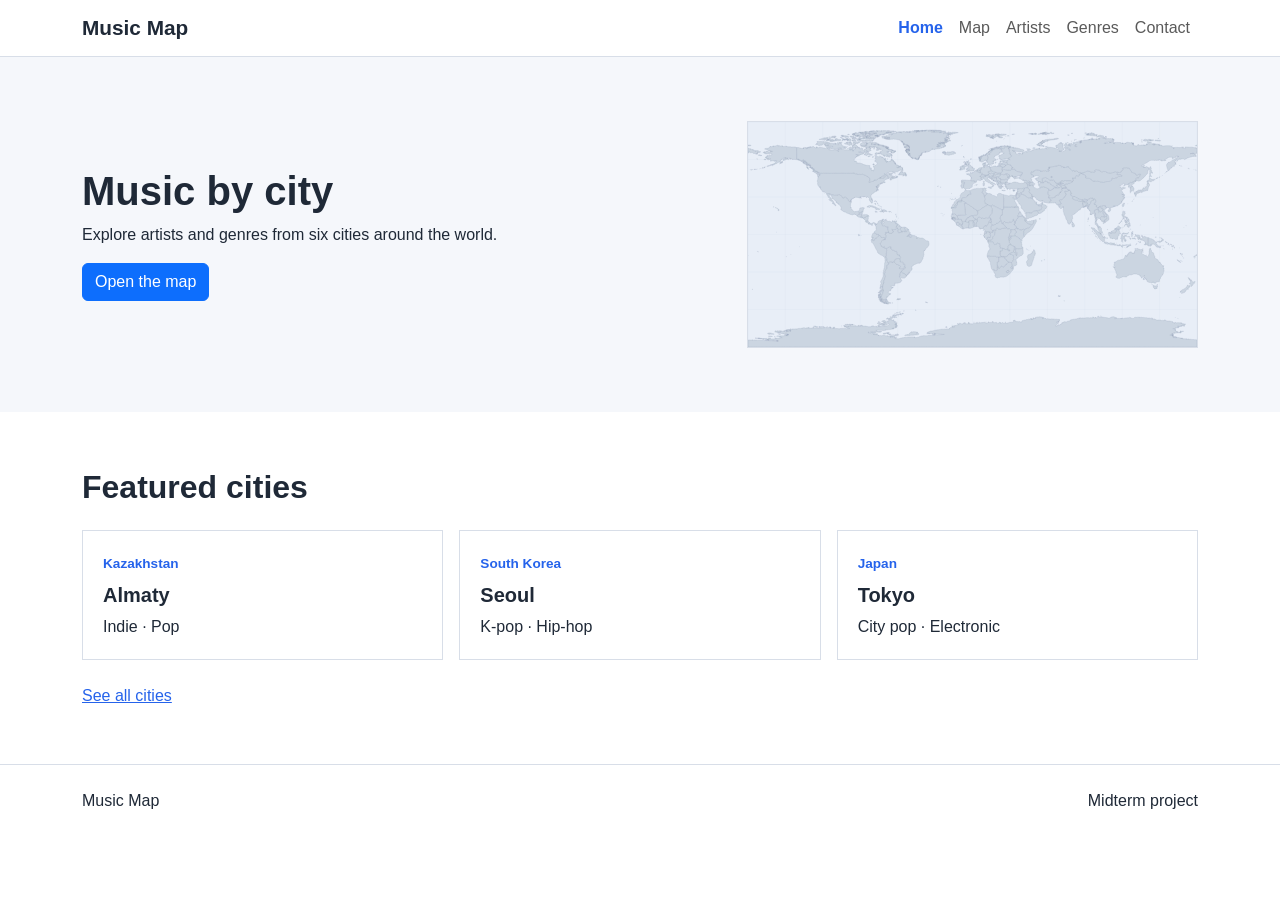
<file: index.html>
<!doctype html>
<html lang="en">
  <head>
    <meta charset="utf-8" />
    <meta name="viewport" content="width=device-width, initial-scale=1" />
    <meta name="description" content="Discover music from cities around the world." />
    <title>Home | Music Map</title>
    <link href="assets/vendor/bootstrap/bootstrap.min.css" rel="stylesheet" />

    <link href="assets/style.css?v=4" rel="stylesheet" />
  </head>
  <body>
    <a class="skip-link" href="#main">Skip to content</a>
    <header class="site-header">
      <nav class="navbar navbar-expand-lg" aria-label="Main navigation">
        <div class="container">
          <a class="brand" href="index.html">Music Map</a>
          <button
            class="navbar-toggler"
            type="button"
            data-bs-toggle="collapse"
            data-bs-target="#main-nav"
            aria-controls="main-nav"
            aria-expanded="false"
            aria-label="Toggle navigation"
          >
            <span class="navbar-toggler-icon"></span>
          </button>
          <div class="collapse navbar-collapse" id="main-nav">
            <ul class="navbar-nav ms-auto align-items-lg-center">
              <li class="nav-item">
                <a class="nav-link active" href="index.html" aria-current="page">Home</a>
              </li>
              <li class="nav-item">
                <a class="nav-link" href="map.html">Map</a>
              </li>
              <li class="nav-item">
                <a class="nav-link" href="artists.html">Artists</a>
              </li>
              <li class="nav-item">
                <a class="nav-link" href="genres.html">Genres</a>
              </li>
              <li class="nav-item">
                <a class="nav-link" href="contact.html">Contact</a>
              </li>
            </ul>
          </div>
        </div>
      </nav>
    </header>
    <main id="main">
      <section class="hero">
        <div class="container">
          <div class="row align-items-center g-4">
            <div class="col-lg-7">
              <h1>Music by city</h1>
              <p>Explore artists and genres from six cities around the world.</p>
              <a class="btn btn-primary" href="map.html">Open the map</a>
            </div>
            <div class="col-lg-5">
              <img
                class="world-map"
                src="assets/world-map.svg?v=4"
                alt="Map of the world"
                width="720"
                height="360"
              />
            </div>
          </div>
        </div>
      </section>
      <section class="section">
        <div class="container">
          <h2>Featured cities</h2>
          <ul class="city-grid">
            <li class="city-card" id="almaty">
              <span class="eyebrow">Kazakhstan</span>
              <h3>Almaty</h3>
              <p>Indie · Pop</p>
            </li>
            <li class="city-card" id="seoul">
              <span class="eyebrow">South Korea</span>
              <h3>Seoul</h3>
              <p>K-pop · Hip-hop</p>
            </li>
            <li class="city-card" id="tokyo">
              <span class="eyebrow">Japan</span>
              <h3>Tokyo</h3>
              <p>City pop · Electronic</p>
            </li>
          </ul>
          <a href="map.html">See all cities</a>
        </div>
      </section>
    </main>
    <footer class="site-footer">
      <div class="container text-center text-md-start">
        <span>Music Map</span>
        <span>Midterm project</span>
      </div>
    </footer>
    <script src="assets/vendor/bootstrap/bootstrap.bundle.min.js"></script>
  </body>
</html>
</file>
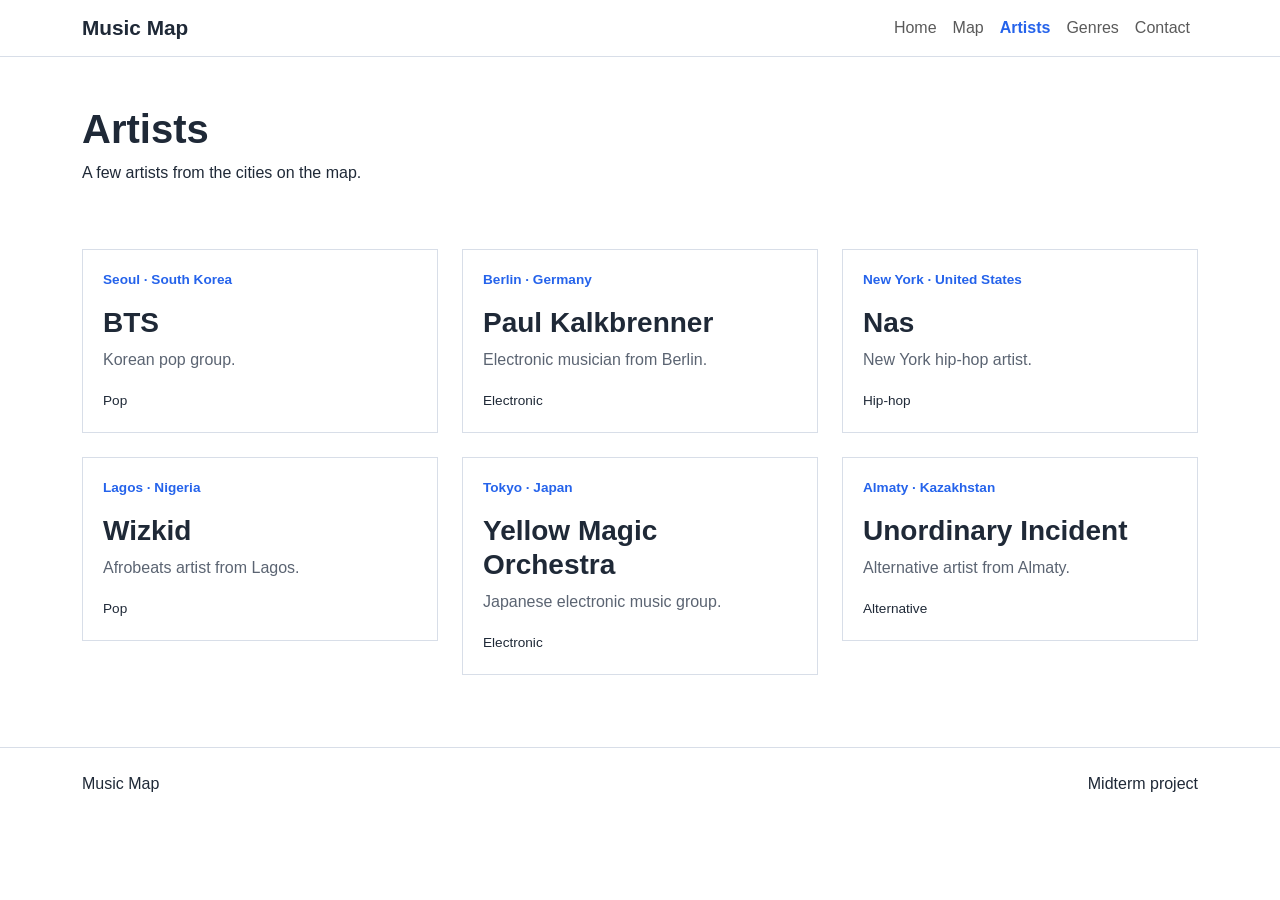
<file: artists.html>
<!doctype html>
<html lang="en">
  <head>
    <meta charset="utf-8" />
    <meta name="viewport" content="width=device-width, initial-scale=1" />
    <meta name="description" content="Explore artist examples from music cities." />
    <title>Artists | Music Map</title>
    <link href="assets/vendor/bootstrap/bootstrap.min.css" rel="stylesheet" />

    <link href="assets/style.css?v=4" rel="stylesheet" />
  </head>
  <body>
    <a class="skip-link" href="#main">Skip to content</a>
    <header class="site-header">
      <nav class="navbar navbar-expand-lg" aria-label="Main navigation">
        <div class="container">
          <a class="brand" href="index.html">Music Map</a>
          <button
            class="navbar-toggler"
            type="button"
            data-bs-toggle="collapse"
            data-bs-target="#main-nav"
            aria-controls="main-nav"
            aria-expanded="false"
            aria-label="Toggle navigation"
          >
            <span class="navbar-toggler-icon"></span>
          </button>
          <div class="collapse navbar-collapse" id="main-nav">
            <ul class="navbar-nav ms-auto align-items-lg-center">
              <li class="nav-item">
                <a class="nav-link" href="index.html">Home</a>
              </li>
              <li class="nav-item">
                <a class="nav-link" href="map.html">Map</a>
              </li>
              <li class="nav-item">
                <a class="nav-link active" href="artists.html" aria-current="page">Artists</a>
              </li>
              <li class="nav-item">
                <a class="nav-link" href="genres.html">Genres</a>
              </li>
              <li class="nav-item">
                <a class="nav-link" href="contact.html">Contact</a>
              </li>
            </ul>
          </div>
        </div>
      </nav>
    </header>
    <main id="main">
      <section class="page-hero">
        <div class="container">
          <h1>Artists</h1>
          <p>A few artists from the cities on the map.</p>
        </div>
      </section>
      <section class="section-sm pt-0">
        <div class="container">
          <ul class="row g-4 list-unstyled">
            <li class="col-md-6 col-xl-4 artist-column">
              <article class="panel">
                <p class="eyebrow">Seoul · South Korea</p>
                <h3>BTS</h3>
                <p class="text-muted-custom">Korean pop group.</p>
                <span class="genre-pill">Pop</span>
              </article>
            </li>
            <li class="col-md-6 col-xl-4 artist-column">
              <article class="panel">
                <p class="eyebrow">Berlin · Germany</p>
                <h3>Paul Kalkbrenner</h3>
                <p class="text-muted-custom">Electronic musician from Berlin.</p>
                <span class="genre-pill">Electronic</span>
              </article>
            </li>
            <li class="col-md-6 col-xl-4 artist-column">
              <article class="panel">
                <p class="eyebrow">New York · United States</p>
                <h3>Nas</h3>
                <p class="text-muted-custom">New York hip-hop artist.</p>
                <span class="genre-pill">Hip-hop</span>
              </article>
            </li>
            <li class="col-md-6 col-xl-4 artist-column">
              <article class="panel">
                <p class="eyebrow">Lagos · Nigeria</p>
                <h3>Wizkid</h3>
                <p class="text-muted-custom">Afrobeats artist from Lagos.</p>
                <span class="genre-pill">Pop</span>
              </article>
            </li>
            <li class="col-md-6 col-xl-4 artist-column">
              <article class="panel">
                <p class="eyebrow">Tokyo · Japan</p>
                <h3>Yellow Magic Orchestra</h3>
                <p class="text-muted-custom">Japanese electronic music group.</p>
                <span class="genre-pill">Electronic</span>
              </article>
            </li>
            <li class="col-md-6 col-xl-4 artist-column">
              <article class="panel">
                <p class="eyebrow">Almaty · Kazakhstan</p>
                <h3>Unordinary Incident</h3>
                <p class="text-muted-custom">Alternative artist from Almaty.</p>
                <span class="genre-pill">Alternative</span>
              </article>
            </li>
          </ul>
        </div>
      </section>
    </main>
    <footer class="site-footer">
      <div class="container text-center text-md-start">
        <span>Music Map</span>
        <span>Midterm project</span>
      </div>
    </footer>
    <script src="assets/vendor/bootstrap/bootstrap.bundle.min.js"></script>
  </body>
</html>
</file>
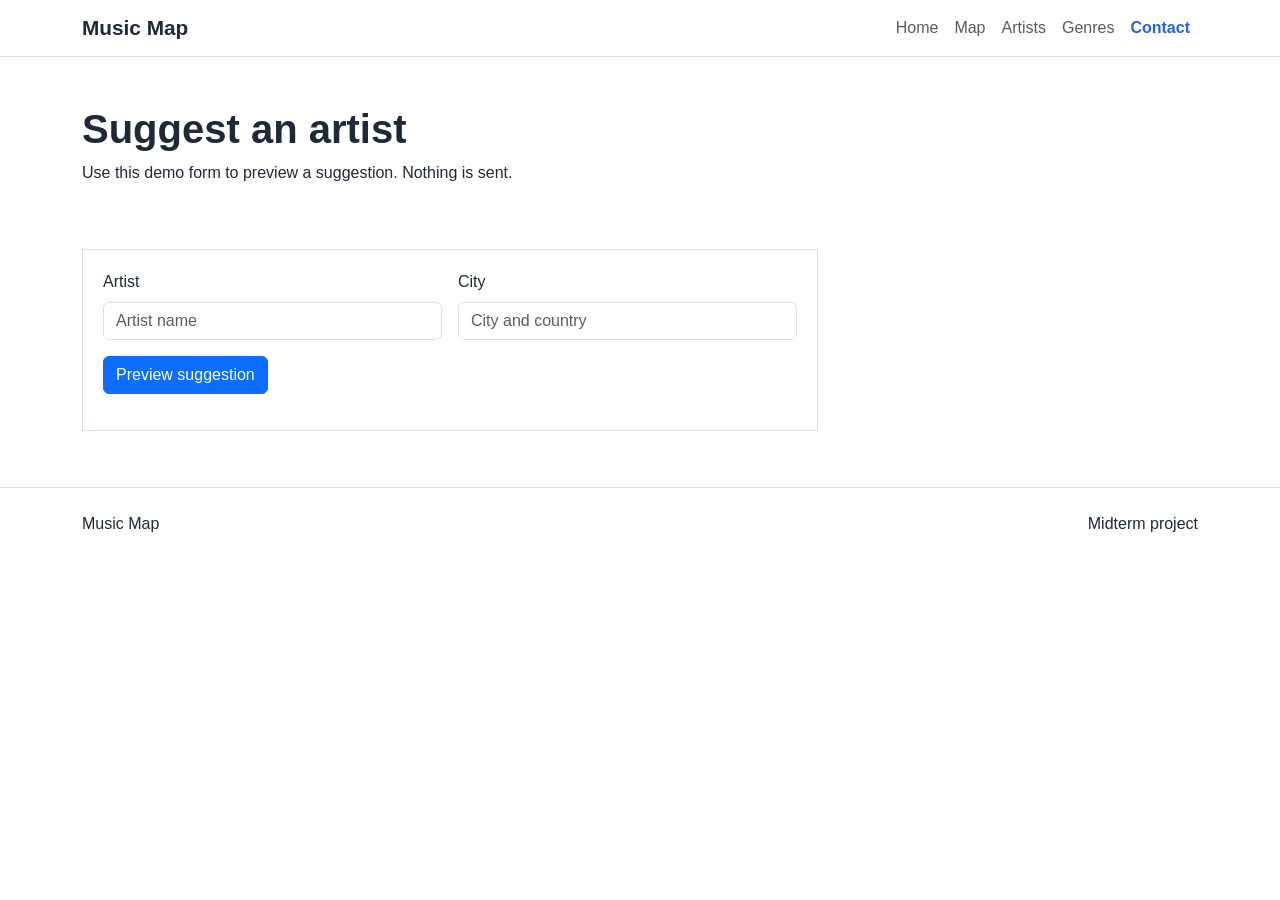
<file: contact.html>
<!doctype html>
<html lang="en">
  <head>
    <meta charset="utf-8" />
    <meta name="viewport" content="width=device-width, initial-scale=1" />
    <meta name="description" content="Suggest an artist for Music Map." />
    <title>Contact | Music Map</title>
    <link href="assets/vendor/bootstrap/bootstrap.min.css" rel="stylesheet" />

    <link href="assets/style.css?v=4" rel="stylesheet" />
  </head>
  <body>
    <a class="skip-link" href="#main">Skip to content</a>
    <header class="site-header">
      <nav class="navbar navbar-expand-lg" aria-label="Main navigation">
        <div class="container">
          <a class="brand" href="index.html">Music Map</a>
          <button
            class="navbar-toggler"
            type="button"
            data-bs-toggle="collapse"
            data-bs-target="#main-nav"
            aria-controls="main-nav"
            aria-expanded="false"
            aria-label="Toggle navigation"
          >
            <span class="navbar-toggler-icon"></span>
          </button>
          <div class="collapse navbar-collapse" id="main-nav">
            <ul class="navbar-nav ms-auto align-items-lg-center">
              <li class="nav-item">
                <a class="nav-link" href="index.html">Home</a>
              </li>
              <li class="nav-item">
                <a class="nav-link" href="map.html">Map</a>
              </li>
              <li class="nav-item">
                <a class="nav-link" href="artists.html">Artists</a>
              </li>
              <li class="nav-item">
                <a class="nav-link" href="genres.html">Genres</a>
              </li>
              <li class="nav-item">
                <a class="nav-link active" href="contact.html" aria-current="page">Contact</a>
              </li>
            </ul>
          </div>
        </div>
      </nav>
    </header>
    <main id="main">
      <section class="page-hero">
        <div class="container">
          <h1>Suggest an artist</h1>
          <p>Use this demo form to preview a suggestion. Nothing is sent.</p>
        </div>
      </section>
      <section class="section-sm pt-0">
        <div class="container">
          <div class="row g-4">
            <div class="col-lg-8">
              <form id="suggestion-form" class="panel">
                <div class="row g-3">
                  <div class="col-md-6">
                    <label class="form-label" for="artist">Artist</label>
                    <input
                      class="form-control"
                      id="artist"
                      name="artist"
                      required
                      maxlength="100"
                      placeholder="Artist name"
                    />
                  </div>
                  <div class="col-md-6">
                    <label class="form-label" for="city">City</label>
                    <input
                      class="form-control"
                      id="city"
                      name="city"
                      required
                      maxlength="100"
                      placeholder="City and country"
                    />
                  </div>
                  <div class="col-12">
                    <button class="btn btn-primary" type="submit">Preview suggestion</button>
                    <p id="form-status" role="status" class="mt-3 mb-0" aria-live="polite"></p>
                  </div>
                </div>
              </form>
            </div>
          </div>
        </div>
      </section>
    </main>
    <footer class="site-footer">
      <div class="container text-center text-md-start">
        <span>Music Map</span>
        <span>Midterm project</span>
      </div>
    </footer>
    <script src="assets/vendor/bootstrap/bootstrap.bundle.min.js"></script>
    <script src="assets/app.js?v=4"></script>
  </body>
</html>
</file>
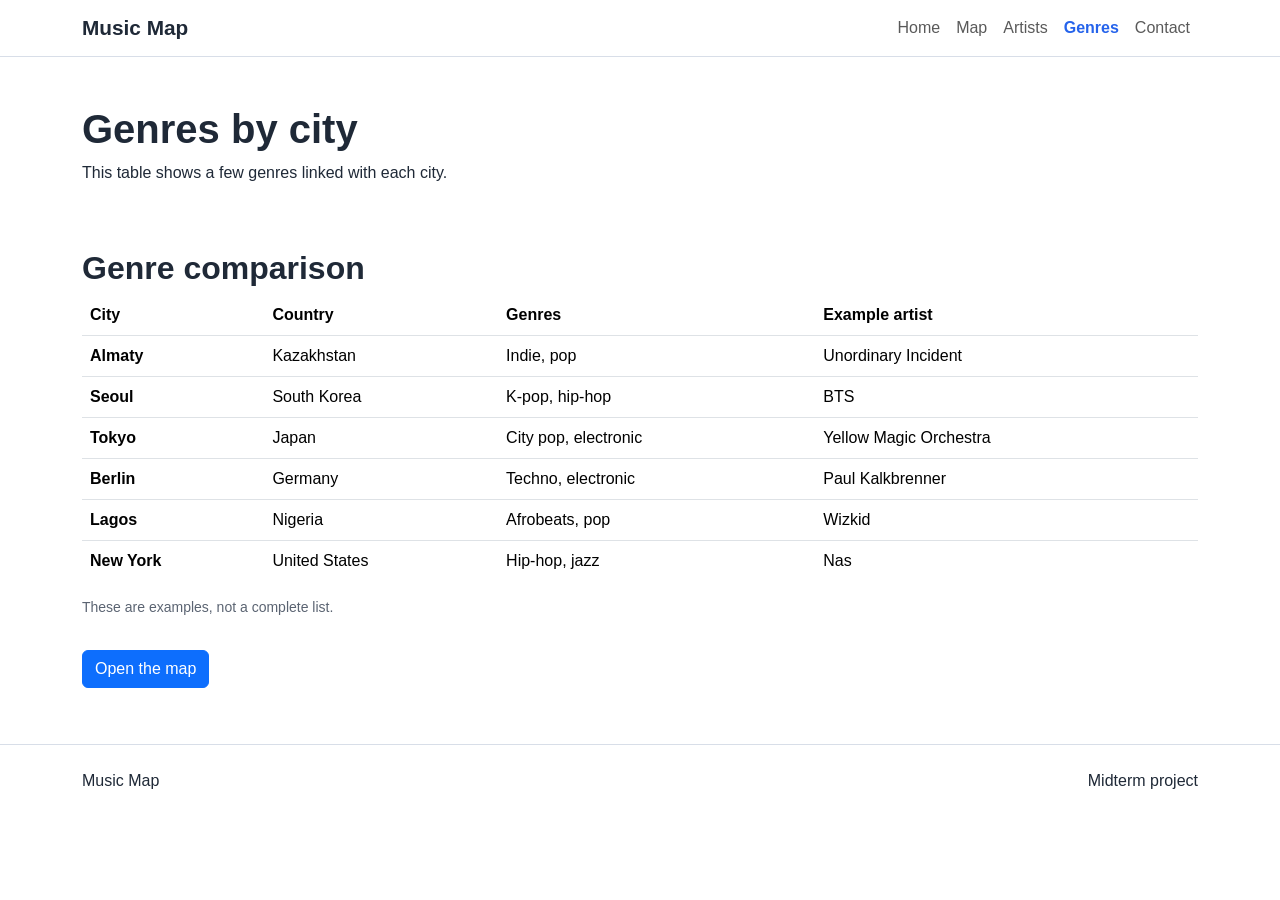
<file: genres.html>
<!doctype html>
<html lang="en">
  <head>
    <meta charset="utf-8" />
    <meta name="viewport" content="width=device-width, initial-scale=1" />
    <meta name="description" content="Compare the sounds of cities around the world." />
    <title>Genres | Music Map</title>
    <link href="assets/vendor/bootstrap/bootstrap.min.css" rel="stylesheet" />

    <link href="assets/style.css?v=4" rel="stylesheet" />
  </head>
  <body>
    <a class="skip-link" href="#main">Skip to content</a>
    <header class="site-header">
      <nav class="navbar navbar-expand-lg" aria-label="Main navigation">
        <div class="container">
          <a class="brand" href="index.html">Music Map</a>
          <button
            class="navbar-toggler"
            type="button"
            data-bs-toggle="collapse"
            data-bs-target="#main-nav"
            aria-controls="main-nav"
            aria-expanded="false"
            aria-label="Toggle navigation"
          >
            <span class="navbar-toggler-icon"></span>
          </button>
          <div class="collapse navbar-collapse" id="main-nav">
            <ul class="navbar-nav ms-auto align-items-lg-center">
              <li class="nav-item">
                <a class="nav-link" href="index.html">Home</a>
              </li>
              <li class="nav-item">
                <a class="nav-link" href="map.html">Map</a>
              </li>
              <li class="nav-item">
                <a class="nav-link" href="artists.html">Artists</a>
              </li>
              <li class="nav-item">
                <a class="nav-link active" href="genres.html" aria-current="page">Genres</a>
              </li>
              <li class="nav-item">
                <a class="nav-link" href="contact.html">Contact</a>
              </li>
            </ul>
          </div>
        </div>
      </nav>
    </header>
    <main id="main">
      <section class="page-hero">
        <div class="container">
          <h1>Genres by city</h1>
          <p>This table shows a few genres linked with each city.</p>
        </div>
      </section>
      <section class="section-sm pt-0">
        <div class="container">
          <div class="section-heading"><h2>Genre comparison</h2></div>
          <div class="table-responsive">
            <table class="table table-hover align-middle mb-0">
              <caption class="visually-hidden">
                Comparison of sample genres and listening ideas across six cities
              </caption>
              <thead>
                <tr>
                  <th scope="col">City</th>
                  <th scope="col">Country</th>
                  <th scope="col">Genres</th>
                  <th scope="col">Example artist</th>
                </tr>
              </thead>
              <tbody>
                <tr>
                  <th scope="row">Almaty</th>
                  <td>Kazakhstan</td>
                  <td>Indie, pop</td>
                  <td>Unordinary Incident</td>
                </tr>
                <tr>
                  <th scope="row">Seoul</th>
                  <td>South Korea</td>
                  <td>K-pop, hip-hop</td>
                  <td>BTS</td>
                </tr>
                <tr>
                  <th scope="row">Tokyo</th>
                  <td>Japan</td>
                  <td>City pop, electronic</td>
                  <td>Yellow Magic Orchestra</td>
                </tr>
                <tr>
                  <th scope="row">Berlin</th>
                  <td>Germany</td>
                  <td>Techno, electronic</td>
                  <td>Paul Kalkbrenner</td>
                </tr>
                <tr>
                  <th scope="row">Lagos</th>
                  <td>Nigeria</td>
                  <td>Afrobeats, pop</td>
                  <td>Wizkid</td>
                </tr>
                <tr>
                  <th scope="row">New York</th>
                  <td>United States</td>
                  <td>Hip-hop, jazz</td>
                  <td>Nas</td>
                </tr>
              </tbody>
            </table>
          </div>
          <p class="text-muted-custom small mt-3">These are examples, not a complete list.</p>
          <a class="btn btn-primary mt-3" href="map.html">Open the map</a>
        </div>
      </section>
    </main>
    <footer class="site-footer">
      <div class="container text-center text-md-start">
        <span>Music Map</span>
        <span>Midterm project</span>
      </div>
    </footer>
    <script src="assets/vendor/bootstrap/bootstrap.bundle.min.js"></script>
  </body>
</html>
</file>
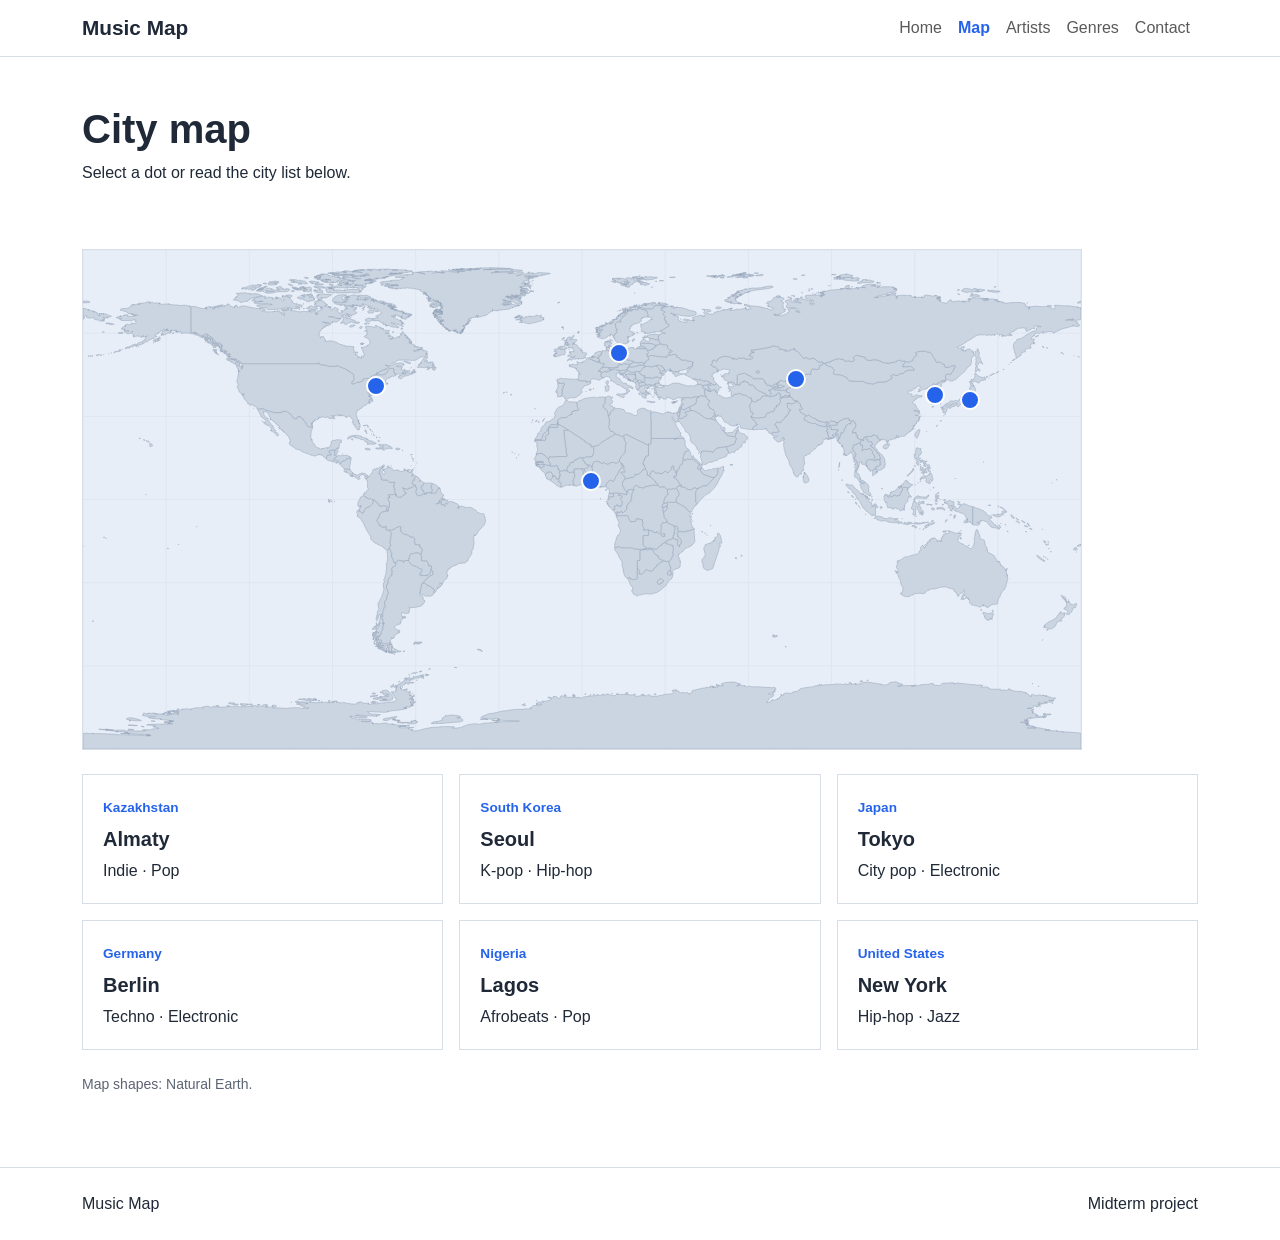
<file: map.html>
<!doctype html>
<html lang="en">
  <head>
    <meta charset="utf-8" />
    <meta name="viewport" content="width=device-width, initial-scale=1" />
    <meta name="description" content="Explore six music cities on a world map." />
    <title>Explore the map | Music Map</title>
    <link href="assets/vendor/bootstrap/bootstrap.min.css" rel="stylesheet" />
    <link href="assets/style.css?v=4" rel="stylesheet" />
  </head>
  <body>
    <a class="skip-link" href="#main">Skip to content</a>
    <header class="site-header">
      <nav class="navbar navbar-expand-lg" aria-label="Main navigation">
        <div class="container">
          <a class="brand" href="index.html">Music Map</a>
          <button
            class="navbar-toggler"
            type="button"
            data-bs-toggle="collapse"
            data-bs-target="#main-nav"
            aria-controls="main-nav"
            aria-expanded="false"
            aria-label="Toggle navigation"
          >
            <span class="navbar-toggler-icon"></span>
          </button>
          <div class="collapse navbar-collapse" id="main-nav">
            <ul class="navbar-nav ms-auto align-items-lg-center">
              <li class="nav-item">
                <a class="nav-link" href="index.html">Home</a>
              </li>
              <li class="nav-item">
                <a class="nav-link active" href="map.html" aria-current="page">Map</a>
              </li>
              <li class="nav-item">
                <a class="nav-link" href="artists.html">Artists</a>
              </li>
              <li class="nav-item">
                <a class="nav-link" href="genres.html">Genres</a>
              </li>
              <li class="nav-item">
                <a class="nav-link" href="contact.html">Contact</a>
              </li>
            </ul>
          </div>
        </div>
      </nav>
    </header>
    <main id="main">
      <section class="page-hero">
        <div class="container">
          <h1>City map</h1>
          <p>Select a dot or read the city list below.</p>
        </div>
      </section>
      <section class="section-sm pt-0">
        <div class="container">
          <div class="map-picture">
            <img
              class="world-map"
              src="assets/world-map.svg?v=4"
              alt="World map with six selected cities"
              width="1440"
              height="720"
            />
            <a class="map-pin" style="left: 71.4%; top: 26%" href="#almaty" aria-label="Almaty"></a>
            <a class="map-pin" style="left: 85.3%; top: 29.1%" href="#seoul" aria-label="Seoul"></a>
            <a class="map-pin" style="left: 88.8%; top: 30.2%" href="#tokyo" aria-label="Tokyo"></a>
            <a
              class="map-pin"
              style="left: 53.7%; top: 20.8%"
              href="#berlin"
              aria-label="Berlin"
            ></a>
            <a class="map-pin" style="left: 50.9%; top: 46.4%" href="#lagos" aria-label="Lagos"></a>
            <a
              class="map-pin"
              style="left: 29.4%; top: 27.4%"
              href="#new-york"
              aria-label="New York"
            ></a>
          </div>
          <ul class="city-grid mt-4">
            <li class="city-card" id="almaty">
              <span class="eyebrow">Kazakhstan</span>
              <h3>Almaty</h3>
              <p>Indie · Pop</p>
            </li>
            <li class="city-card" id="seoul">
              <span class="eyebrow">South Korea</span>
              <h3>Seoul</h3>
              <p>K-pop · Hip-hop</p>
            </li>
            <li class="city-card" id="tokyo">
              <span class="eyebrow">Japan</span>
              <h3>Tokyo</h3>
              <p>City pop · Electronic</p>
            </li>
            <li class="city-card" id="berlin">
              <span class="eyebrow">Germany</span>
              <h3>Berlin</h3>
              <p>Techno · Electronic</p>
            </li>
            <li class="city-card" id="lagos">
              <span class="eyebrow">Nigeria</span>
              <h3>Lagos</h3>
              <p>Afrobeats · Pop</p>
            </li>
            <li class="city-card" id="new-york">
              <span class="eyebrow">United States</span>
              <h3>New York</h3>
              <p>Hip-hop · Jazz</p>
            </li>
          </ul>
          <p class="text-muted-custom small">Map shapes: Natural Earth.</p>
        </div>
      </section>
    </main>
    <footer class="site-footer">
      <div class="container text-center text-md-start">
        <span>Music Map</span>
        <span>Midterm project</span>
      </div>
    </footer>
    <script src="assets/vendor/bootstrap/bootstrap.bundle.min.js"></script>
  </body>
</html>
</file>
<file: assets/style.css>
:root {
  --blue: #2563eb;
  --text: #1f2937;
  --border: #d8dee8;
}

body {
  font-family: Arial, sans-serif;
  color: var(--text);
}

h1,
h2,
h3 {
  font-weight: 700;
}

a {
  color: var(--blue);
}

.site-header {
  border-bottom: 1px solid var(--border);
}

.site-footer {
  border-top: 1px solid var(--border);
  padding: 24px 0;
}

.site-footer .container {
  display: flex;
  justify-content: space-between;
  gap: 16px;
}

.brand {
  color: var(--text);
  font-size: 1.3rem;
  font-weight: 700;
  text-decoration: none;
}

.nav-link.active {
  color: var(--blue) !important;
  font-weight: 700;
}

.hero {
  padding: 64px 0;
  background: #f5f7fb;
}

.section,
.section-sm {
  padding: 56px 0;
}

.page-hero {
  padding: 48px 0;
}

.world-map {
  display: block;
  width: 100%;
  height: auto;
  border: 1px solid var(--border);
}

.city-grid {
  display: grid;
  grid-template-columns: repeat(3, minmax(0, 1fr));
  gap: 16px;
  list-style: none;
  padding: 0;
  margin: 24px 0;
}

.city-card,
.panel {
  padding: 20px;
  border: 1px solid var(--border);
}

.city-card h3 {
  font-size: 1.25rem;
  margin: 8px 0;
}

.city-card p {
  margin: 0;
}

.eyebrow {
  color: var(--blue);
  font-size: 0.85rem;
  font-weight: 700;
}

.map-picture {
  position: relative;
  max-width: 1000px;
}

.map-pin {
  position: absolute;
  transform: translate(-50%, -50%);
  width: 20px;
  height: 20px;
  border: 2px solid white;
  border-radius: 50%;
  background: var(--blue);
}

.map-pin:hover,
.map-pin:focus {
  background: #174bb7;
  outline: 2px solid var(--blue);
}

.genre-pill {
  font-size: 0.85rem;
}

.text-muted-custom {
  color: #5b6472;
}

@media (max-width: 991px) {
  .city-grid {
    grid-template-columns: repeat(2, 1fr);
  }
}

@media (max-width: 575px) {
  .hero,
  .section,
  .section-sm {
    padding: 40px 0;
  }

  .city-grid {
    grid-template-columns: 1fr;
  }

  .map-pin {
    width: 18px;
    height: 18px;
  }

  .site-footer .container {
    flex-direction: column;
    text-align: center;
  }
}

.skip-link {
  position: absolute;
  left: -999px;
}

.skip-link:focus {
  left: 8px;
  top: 8px;
  background: white;
  z-index: 10;
}

#form-status {
  color: var(--blue);
}
</file>
